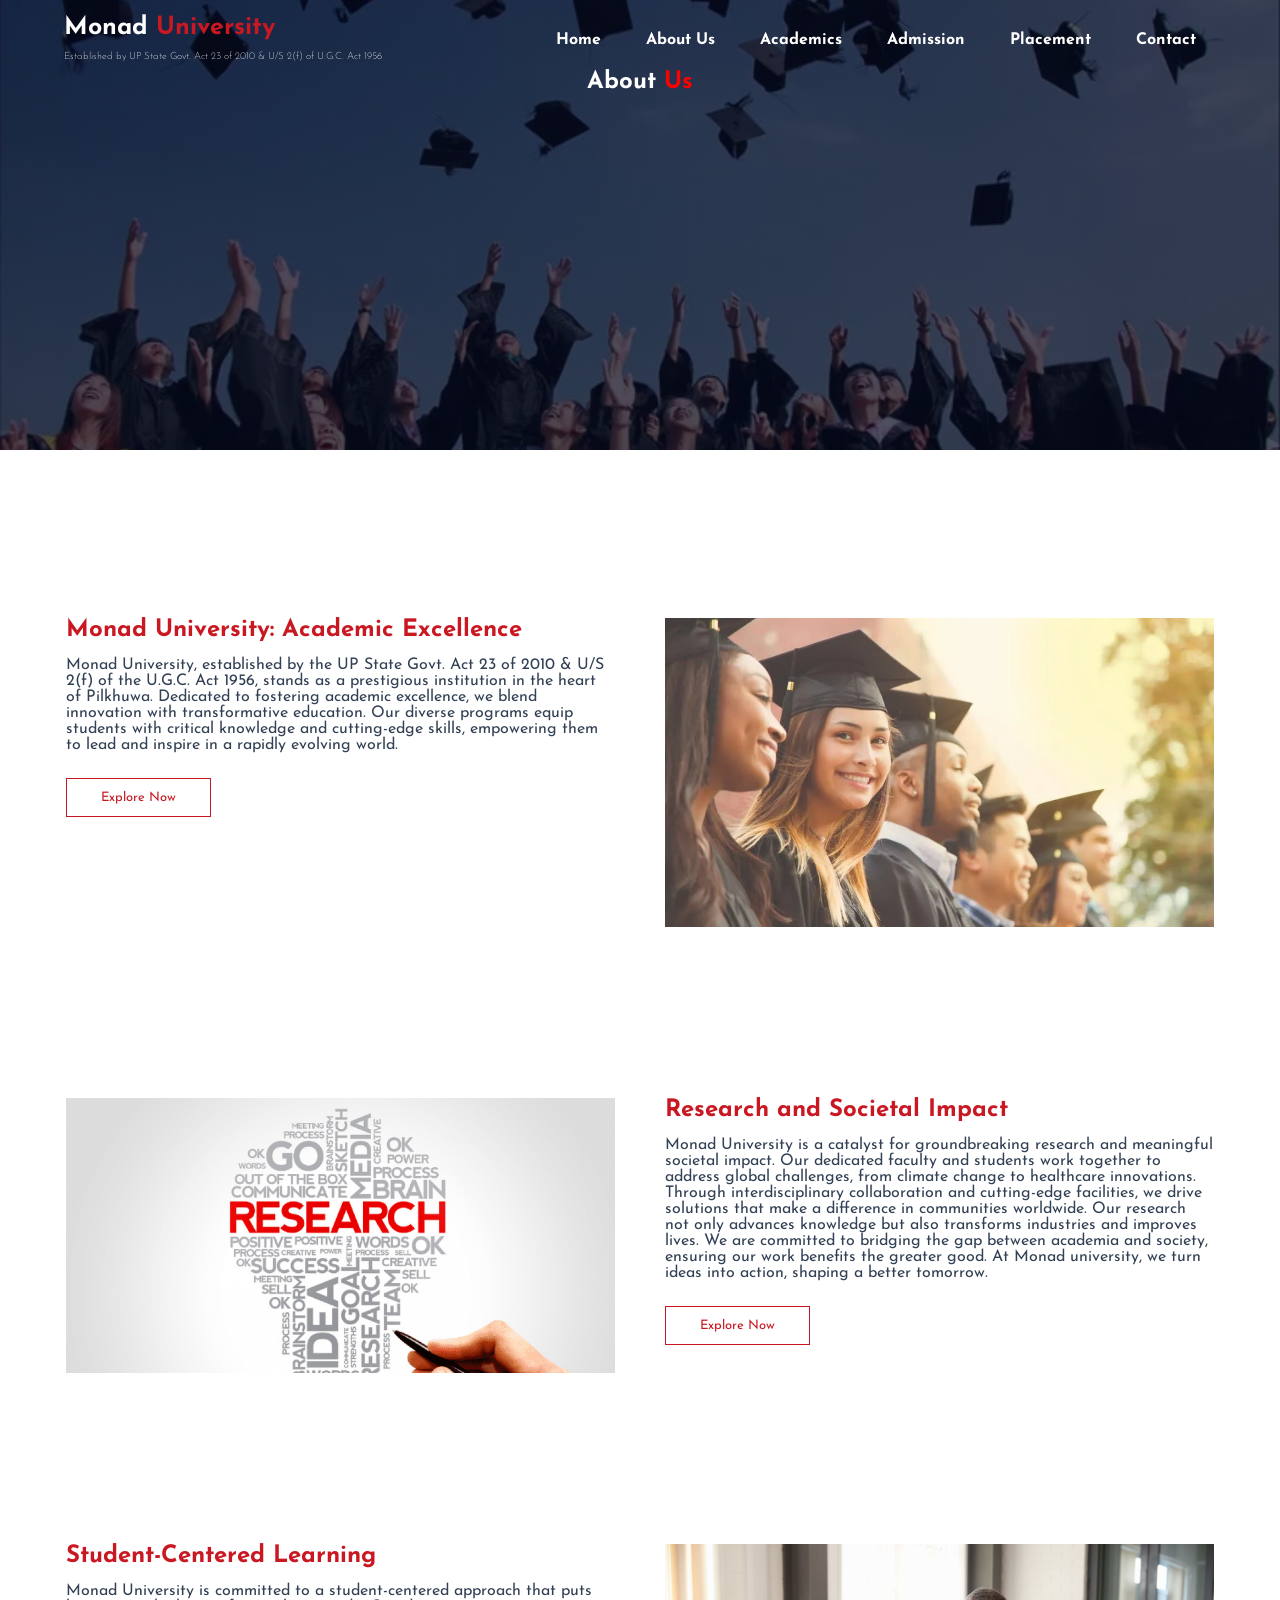
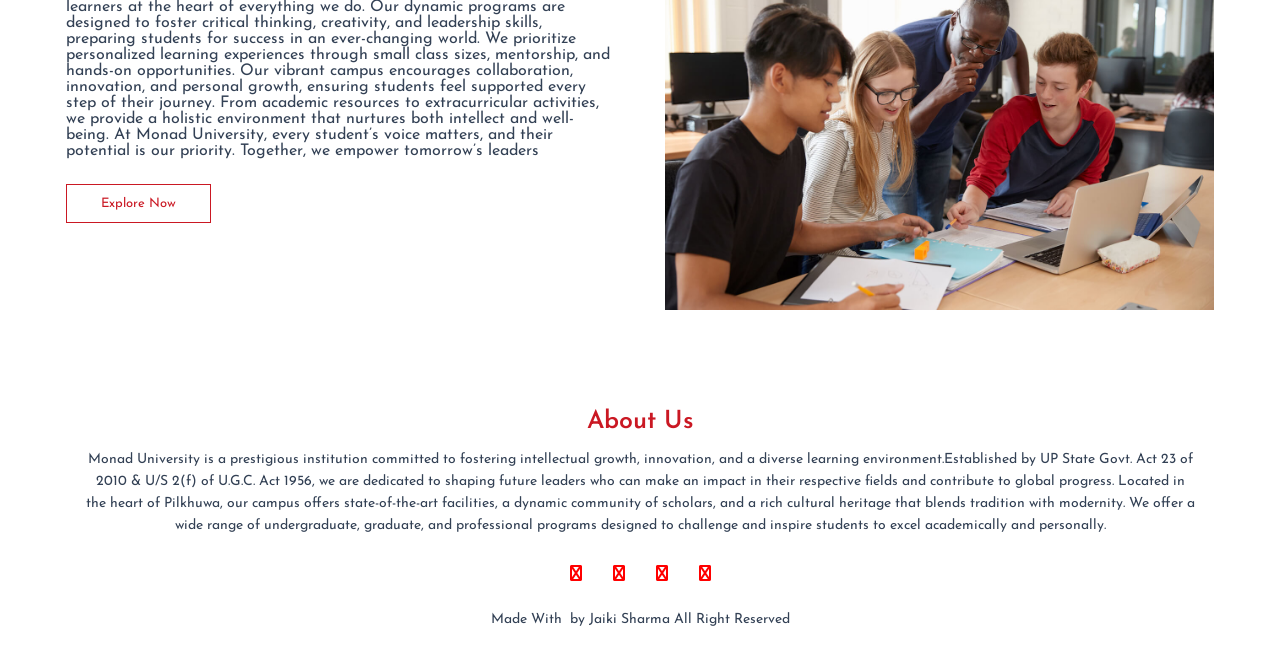
<file: about.html>
<!DOCTYPE html>
<html lang="en">
<head>
    <meta charset="UTF-8">
    <meta name="viewport" content="width=device-width, initial-scale=1.0">
    <title>Monad University</title>
     <link rel="shortcut icon" href="assets/monadfav.png" type="image/x-icon">
    <link href="https://fonts.googleapis.com/css2?family=Josefin+Sans:ital,wght@0,100..700;1,100..700&display=swap" rel="stylesheet">
    <link rel="stylesheet" href="style.css">
    <link rel="stylesheet" href="custom.css">
    <link href="https://unpkg.com/aos@2.3.1/dist/aos.css" rel="stylesheet">
    <link rel="stylesheet" href="https://stackpath.bootstrapcdn.com/font-awesome/4.7.0/css/font-awesome.min.css">
    <link
      rel="stylesheet"
      href="https://cdnjs.cloudflare.com/ajax/libs/font-awesome/6.5.0/css/all.min.css"
    />
</head>
<body>
    <section class="sub-header">
        <nav class="navigate">
            <h2 class="Logo">Monad <span>University</span><br><samp>Established by UP State Govt. Act 23 of 2010 & U/S 2(f) of U.G.C. Act 1956</samp></h2>
    <div><ul class="navlist" id="navlist">
        <li><a href="index.html">Home</a></li>   
        <li><a href="about.html">About Us</a></li>
        <li><a href="academics.html">Academics</a></li>
        <li><a href="admission.html">Admission</a></li>
        <li><a href="placement.html">Placement</a></li>
        <li><a href="contact.html">Contact</a></li>
    </ul>
    <div class="hamburger" id="hamburger">
                <div class="burger"></div>
                <div class="burger"></div>
                <div class="burger"></div>
            </div>
    </div>
</nav>
<h1 data-aos="fade-down">About <span> Us</span></h1>

</section>
<!-- ...........................about us............. -->
<section class="about-us">
    <div class="row">
            <div class="about-col" data-aos="fade-right">
                <h1>Monad University: Academic Excellence</h1>
                <p>Monad University, established by the UP State Govt. Act 23 of 2010 & U/S 2(f) of the U.G.C. Act 1956, stands as a prestigious institution in the heart of Pilkhuwa. Dedicated to fostering academic excellence, we blend innovation with transformative education. Our diverse programs equip students with critical knowledge and cutting-edge skills, empowering them to lead and inspire in a rapidly evolving world.</p>
                <a href="" class="hero-btn red-btn">Explore Now</a>

            </div>
            <div class="about-col" data-aos="fade-left">
                <img src="assets/aboutus.webp" alt="about pic">

            </div>
            
    </div>
</section>
<section class="about2">
    <div class="row">
        <div class="about-col2" data-aos="fade-right">
            <img src="assets/2rese.png" alt="about pic">

        </div>
        <div class="about-col2" data-aos="fade-left">
        <h1>Research and Societal Impact</h1>
        <p>Monad University is a catalyst for groundbreaking research and meaningful societal impact. Our dedicated faculty and students work together to address global challenges, from climate change to healthcare innovations. Through interdisciplinary collaboration and cutting-edge facilities, we drive solutions that make a difference in communities worldwide. Our research not only advances knowledge but also transforms industries and improves lives. We are committed to bridging the gap between academia and society, ensuring our work benefits the greater good. At Monad university, we turn ideas into action, shaping a better tomorrow.</p>
        <a href="" class="hero-btn red-btn">Explore Now</a>
        
            </div>
            
    </div>
</section>
<section class="aboutus3">
    <div class="row">
            <div class="about-col3" data-aos="fade-right">
                <h1>Student-Centered Learning</h1>
                <p>
                    Monad University is committed to a student-centered approach that puts learners at the heart of everything we do. Our dynamic programs are designed to foster critical thinking, creativity, and leadership skills, preparing students for success in an ever-changing world. We prioritize personalized learning experiences through small class sizes, mentorship, and hands-on opportunities. Our vibrant campus encourages collaboration, innovation, and personal growth, ensuring students feel supported every step of their journey. From academic resources to extracurricular activities, we provide a holistic environment that nurtures both intellect and well-being. At Monad University, every student’s voice matters, and their potential is our priority. Together, we empower tomorrow’s leaders</p>
                <a href="" class="hero-btn red-btn">Explore Now</a>

            </div>
            <div class="about-col3" data-aos="fade-left">
                <img src="assets/learning.jpg" alt="about pic">

            </div>
            
    </div>
</section>

<!-- ?\course -->

      <!--                         footer............. -->
     <section class="footer">
        <h4>About Us</h4>
        <p>Monad University is a prestigious institution committed to fostering intellectual growth, innovation, and a diverse learning environment.Established by UP State Govt. Act 23 of 2010 & U/S 2(f) of U.G.C. Act 1956, we are dedicated to shaping future leaders who can make an impact in their respective fields and contribute to global progress.

            Located in the heart of Pilkhuwa, our campus offers state-of-the-art facilities, a dynamic community of scholars, and a rich cultural heritage that blends tradition with modernity. We offer a wide range of undergraduate, graduate, and professional programs designed to challenge and inspire students to excel academically and personally.</p>
            <div class="icons">
                <i class="fa fa-facebook"></i>
                <i class="fa fa-twitter"></i>
                <i class="fa fa-instagram"></i>
                <i class="fa fa-linkedin"></i>

            </div>
            <p>Made With <i class="fa fa-heart-o"></i> by Jaiki Sharma All Right Reserved</p>
     </section>
     <script src="https://unpkg.com/aos@2.3.1/dist/aos.js"></script>
     <script src="app.js"></script>
</body>
</html>
</file>
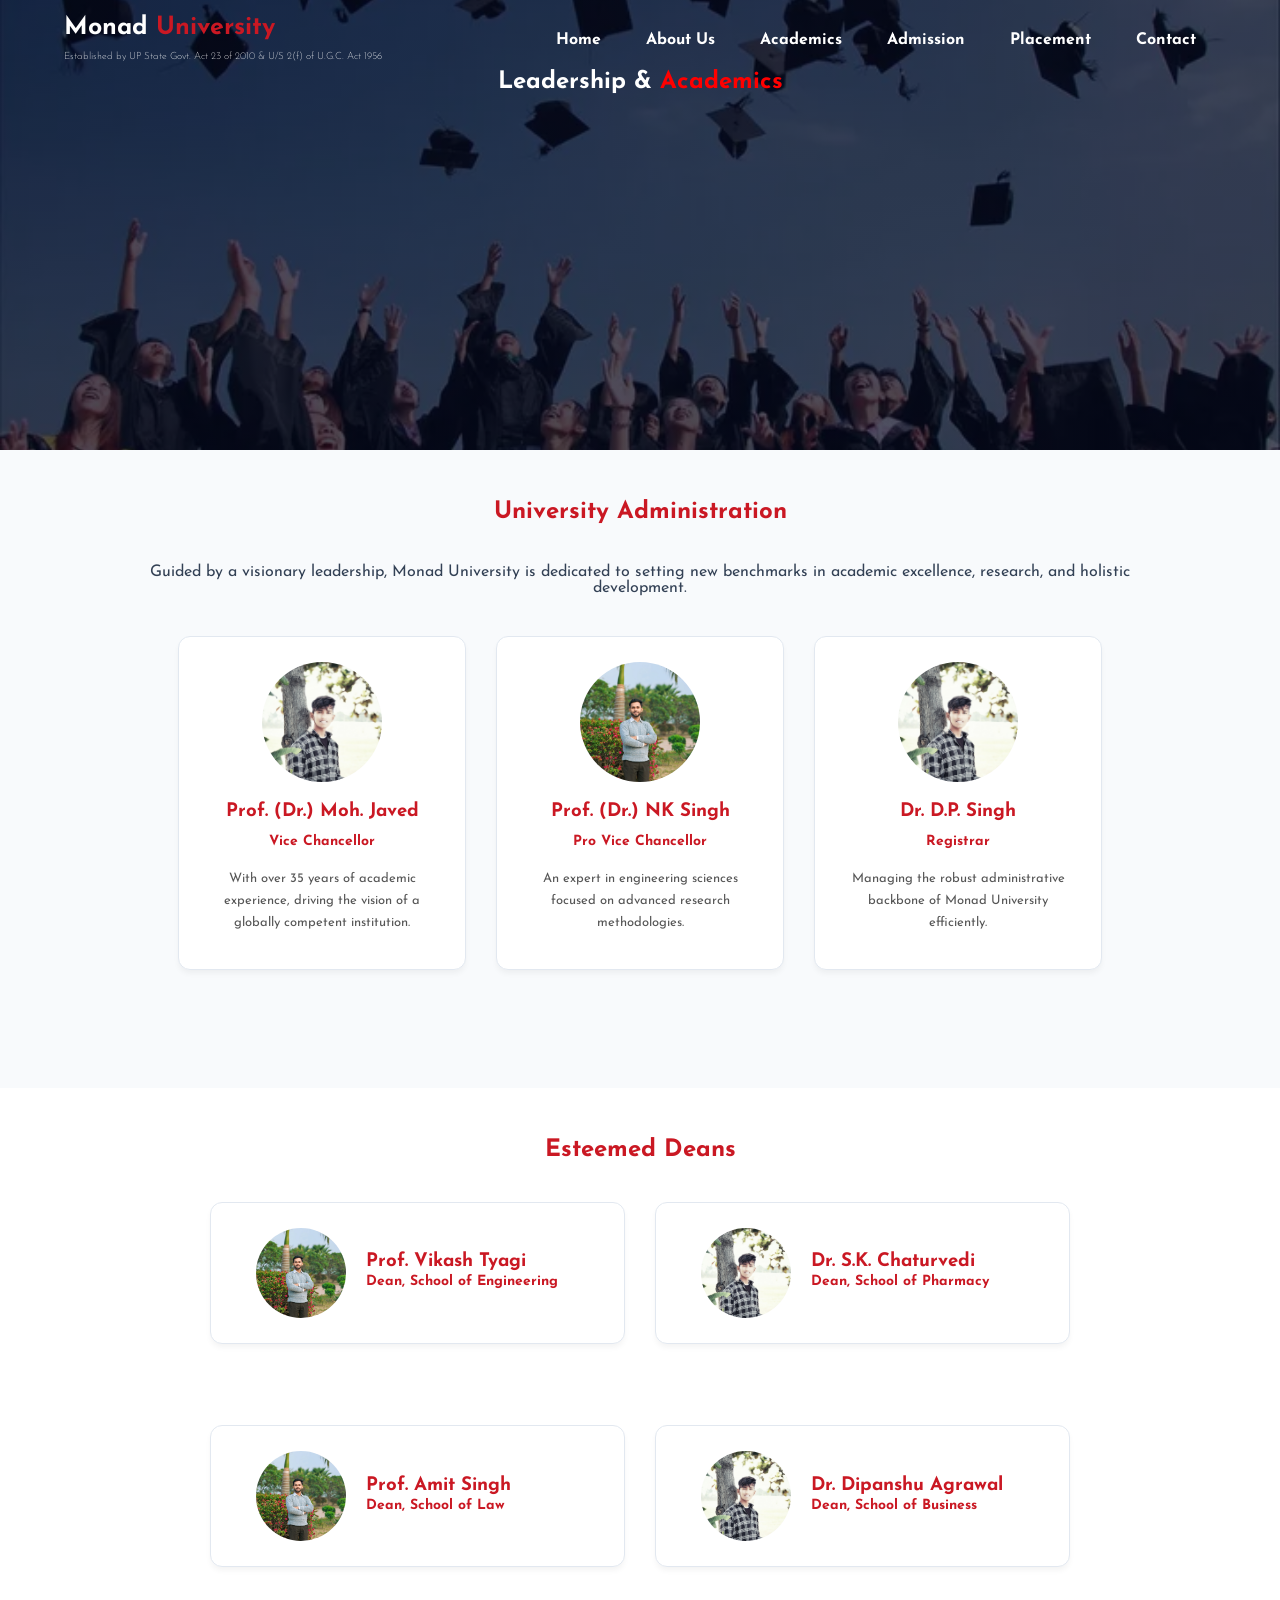
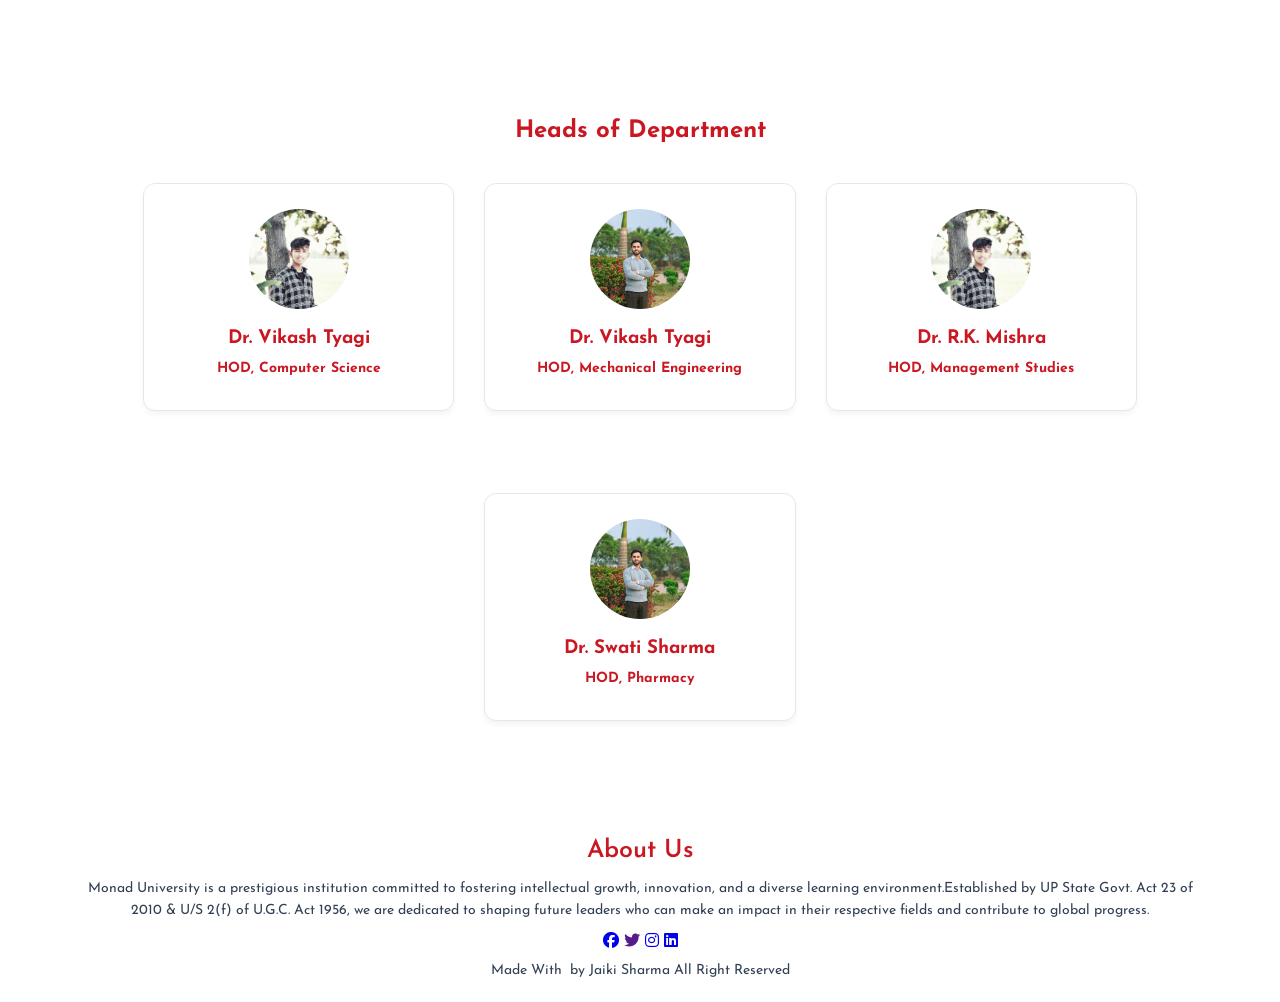
<file: academics.html>
<!DOCTYPE html>
<html lang="en">

<head>
    <meta charset="UTF-8">
    <meta name="viewport" content="width=device-width, initial-scale=1.0">
    <title>Academics - Monad University</title>
    <link rel="shortcut icon" href="assets/monadfav.png" type="image/x-icon">
    <link href="https://fonts.googleapis.com/css2?family=Josefin+Sans:ital,wght@0,100..700;1,100..700&display=swap"
        rel="stylesheet">
    <link rel="stylesheet" href="style.css">
    <link rel="stylesheet" href="custom.css">
    <link href="https://unpkg.com/aos@2.3.1/dist/aos.css" rel="stylesheet">
    <link rel="stylesheet" href="https://cdnjs.cloudflare.com/ajax/libs/font-awesome/6.5.0/css/all.min.css" />
</head>

<body>
    <section class="sub-header"
        style="background-image: linear-gradient(rgba(4,9,30,0.7),rgba(4,9,30,0.7)),url(assets/2degree.webp);">
        <nav class="navigate">
            <h2 class="Logo">Monad <span>University</span><br><samp>Established by UP State Govt. Act 23 of 2010 & U/S
                    2(f) of U.G.C. Act 1956</samp></h2>
            <div>
                <ul class="navlist" id="navlist">
                    <li><a href="index.html">Home</a></li>
                    <li><a href="about.html">About Us</a></li>
                    <li><a href="academics.html">Academics</a></li>
                    <li><a href="admission.html">Admission</a></li>
                    <li><a href="placement.html">Placement</a></li>
                    <li><a href="contact.html">Contact</a></li>
                </ul>
                <div class="hamburger" id="hamburger">
                    <div class="burger"></div>
                    <div class="burger"></div>
                    <div class="burger"></div>
                </div>
            </div>
        </nav>
        <h1 data-aos="fade-down">Leadership & <span>Academics</span></h1>
    </section>

    <!-- Leadership Section -->
    <section class="stories-section" style="padding-top: 50px;">
        <h1 data-aos="fade-up" style="color: var(--primary);">University Administration</h1>
        <p style="text-align: center; width: 80%; margin: 0 auto 40px;">Guided by a visionary leadership, Monad
            University is dedicated to setting new benchmarks in academic excellence, research, and holistic
            development.</p>

        <div class="row" style="width: 90%; margin: auto; justify-content: center; gap: 30px; flex-wrap: wrap;">

            <!-- Vice Chancellor -->
            <div class="testimonials-col" data-aos="zoom-in" data-aos-delay="100"
                style="flex-basis: 25%; text-align: center; flex-direction: column;">
                <img src="assets/jaiki.jpeg" alt="VC"
                    style="height: 120px; width: 120px; border-radius: 50%; margin: 0 auto 15px;">
                <h3 style="text-align: center; margin: 5px 0;">Prof. (Dr.) Moh. Javed</h3>
                <p style="text-align: center; padding: 5px; color: var(--primary);"><b>Vice Chancellor</b></p>
                <p style="text-align: center; font-size: 13px; color: #555;">With over 35 years of academic experience,
                    driving the vision of a globally competent institution.</p>
            </div>

            <!-- Pro Vice Chancellor -->
            <div class="testimonials-col" data-aos="zoom-in" data-aos-delay="200"
                style="flex-basis: 25%; text-align: center; flex-direction: column;">
                <img src="assets/mubarak.jpg" alt="Pro VC"
                    style="height: 120px; width: 120px; border-radius: 50%; margin: 0 auto 15px;">
                <h3 style="text-align: center; margin: 5px 0;">Prof. (Dr.) NK Singh</h3>
                <p style="text-align: center; padding: 5px; color: var(--primary);"><b>Pro Vice Chancellor</b></p>
                <p style="text-align: center; font-size: 13px; color: #555;">An expert in engineering sciences focused
                    on advanced research methodologies.</p>
            </div>

            <!-- Registrar -->
            <div class="testimonials-col" data-aos="zoom-in" data-aos-delay="300"
                style="flex-basis: 25%; text-align: center; flex-direction: column;">
                <img src="assets/jaiki.jpeg" alt="Registrar"
                    style="height: 120px; width: 120px; border-radius: 50%; margin: 0 auto 15px;">
                <h3 style="text-align: center; margin: 5px 0;">Dr. D.P. Singh</h3>
                <p style="text-align: center; padding: 5px; color: var(--primary);"><b>Registrar</b></p>
                <p style="text-align: center; font-size: 13px; color: #555;">Managing the robust administrative backbone
                    of Monad University efficiently.</p>
            </div>

        </div>
    </section>

    <!-- Deans & Faculty Section -->
    <section class="aboutus3" style="padding-top: 50px;">
        <h1 data-aos="fade-up" style="color: var(--primary); text-align: center; margin-bottom: 40px;">Esteemed Deans
        </h1>
        <div class="row" style="width: 90%; margin: auto; justify-content: center; gap: 30px; flex-wrap: wrap;">

            <div class="testimonials-col" data-aos="fade-up" data-aos-delay="100"
                style="flex-basis: 40%; align-items: center;">
                <img src="assets/mubarak.jpg" alt="Dean"
                    style="height: 90px; width: 90px; border-radius: 50%; margin: 0 20px;">
                <div>
                    <h3 style="margin-top: 0;">Prof. Vikash Tyagi</h3>
                    <p style="padding: 0; color: var(--primary);"><b>Dean, School of Engineering</b></p>
                </div>
            </div>

            <div class="testimonials-col" data-aos="fade-up" data-aos-delay="200"
                style="flex-basis: 40%; align-items: center;">
                <img src="assets/jaiki.jpeg" alt="Dean"
                    style="height: 90px; width: 90px; border-radius: 50%; margin: 0 20px;">
                <div>
                    <h3 style="margin-top: 0;">Dr. S.K. Chaturvedi</h3>
                    <p style="padding: 0; color: var(--primary);"><b>Dean, School of Pharmacy</b></p>
                </div>
            </div>

            <div class="testimonials-col" data-aos="fade-up" data-aos-delay="300"
                style="flex-basis: 40%; align-items: center;">
                <img src="assets/mubarak.jpg" alt="Dean"
                    style="height: 90px; width: 90px; border-radius: 50%; margin: 0 20px;">
                <div>
                    <h3 style="margin-top: 0;">Prof. Amit Singh</h3>
                    <p style="padding: 0; color: var(--primary);"><b>Dean, School of Law</b></p>
                </div>
            </div>

            <div class="testimonials-col" data-aos="fade-up" data-aos-delay="400"
                style="flex-basis: 40%; align-items: center;">
                <img src="assets/jaiki.jpeg" alt="Dean"
                    style="height: 90px; width: 90px; border-radius: 50%; margin: 0 20px;">
                <div>
                    <h3 style="margin-top: 0;">Dr. Dipanshu Agrawal</h3>
                    <p style="padding: 0; color: var(--primary);"><b>Dean, School of Business</b></p>
                </div>
            </div>

        </div>
    </section>

    <!-- Heads of Department Section -->
    <section class="aboutus3" style="padding-top: 50px; padding-bottom: 50px;">
        <h1 data-aos="fade-up" style="color: var(--primary); text-align: center; margin-bottom: 40px;">Heads of
            Department</h1>
        <div class="row" style="width: 90%; margin: auto; justify-content: center; gap: 30px; flex-wrap: wrap;">

            <div class="testimonials-col" data-aos="zoom-in" data-aos-delay="100"
                style="flex-basis: 30%; text-align: center; flex-direction: column;">
                <img src="assets/jaiki.jpeg" alt="HOD"
                    style="height: 100px; width: 100px; border-radius: 50%; margin: 0 auto 15px;">
                <h3 style="text-align: center; margin: 5px 0;">Dr. Vikash Tyagi</h3>
                <p style="text-align: center; padding: 5px; color: var(--primary);"><b>HOD, Computer Science</b></p>
            </div>

            <div class="testimonials-col" data-aos="zoom-in" data-aos-delay="200"
                style="flex-basis: 30%; text-align: center; flex-direction: column;">
                <img src="assets/mubarak.jpg" alt="HOD"
                    style="height: 100px; width: 100px; border-radius: 50%; margin: 0 auto 15px;">
                <h3 style="text-align: center; margin: 5px 0;">Dr. Vikash Tyagi</h3>
                <p style="text-align: center; padding: 5px; color: var(--primary);"><b>HOD, Mechanical Engineering</b>
                </p>
            </div>

            <div class="testimonials-col" data-aos="zoom-in" data-aos-delay="300"
                style="flex-basis: 30%; text-align: center; flex-direction: column;">
                <img src="assets/jaiki.jpeg" alt="HOD"
                    style="height: 100px; width: 100px; border-radius: 50%; margin: 0 auto 15px;">
                <h3 style="text-align: center; margin: 5px 0;">Dr. R.K. Mishra</h3>
                <p style="text-align: center; padding: 5px; color: var(--primary);"><b>HOD, Management Studies</b></p>
            </div>

            <div class="testimonials-col" data-aos="zoom-in" data-aos-delay="400"
                style="flex-basis: 30%; text-align: center; flex-direction: column;">
                <img src="assets/mubarak.jpg" alt="HOD"
                    style="height: 100px; width: 100px; border-radius: 50%; margin: 0 auto 15px;">
                <h3 style="text-align: center; margin: 5px 0;">Dr. Swati Sharma</h3>
                <p style="text-align: center; padding: 5px; color: var(--primary);"><b>HOD, Pharmacy</b></p>
            </div>

        </div>
    </section>

    <!-- footer -->
    <section class="footer" data-aos="fade-up">
        <h4>About Us</h4>
        <p>Monad University is a prestigious institution committed to fostering intellectual growth, innovation, and a
            diverse learning environment.Established by UP State Govt. Act 23 of 2010 & U/S 2(f) of U.G.C. Act 1956, we
            are dedicated to shaping future leaders who can make an impact in their respective fields and contribute to
            global progress.</p>
        <div class="icons">
            <a href="https://www.facebook.com/universityMonad"><i class="fa-brands fa-facebook"></i></a>
            <a href=""><i class="fa-brands fa-twitter"></i></a>
            <a href="https://www.instagram.com/Monaduniversity/"><i class="fa-brands fa-instagram"></i></a>
            <a href="https://www.linkedin.com/in/Monaduniversity/"><i class="fa-brands fa-linkedin"></i></a>
        </div>
        <p>Made With <i class="fa fa-heart-o"></i> by Jaiki Sharma All Right Reserved</p>
    </section>

    <script src="https://unpkg.com/aos@2.3.1/dist/aos.js"></script>
    <script src="app.js"></script>
</body>

</html>
</file>
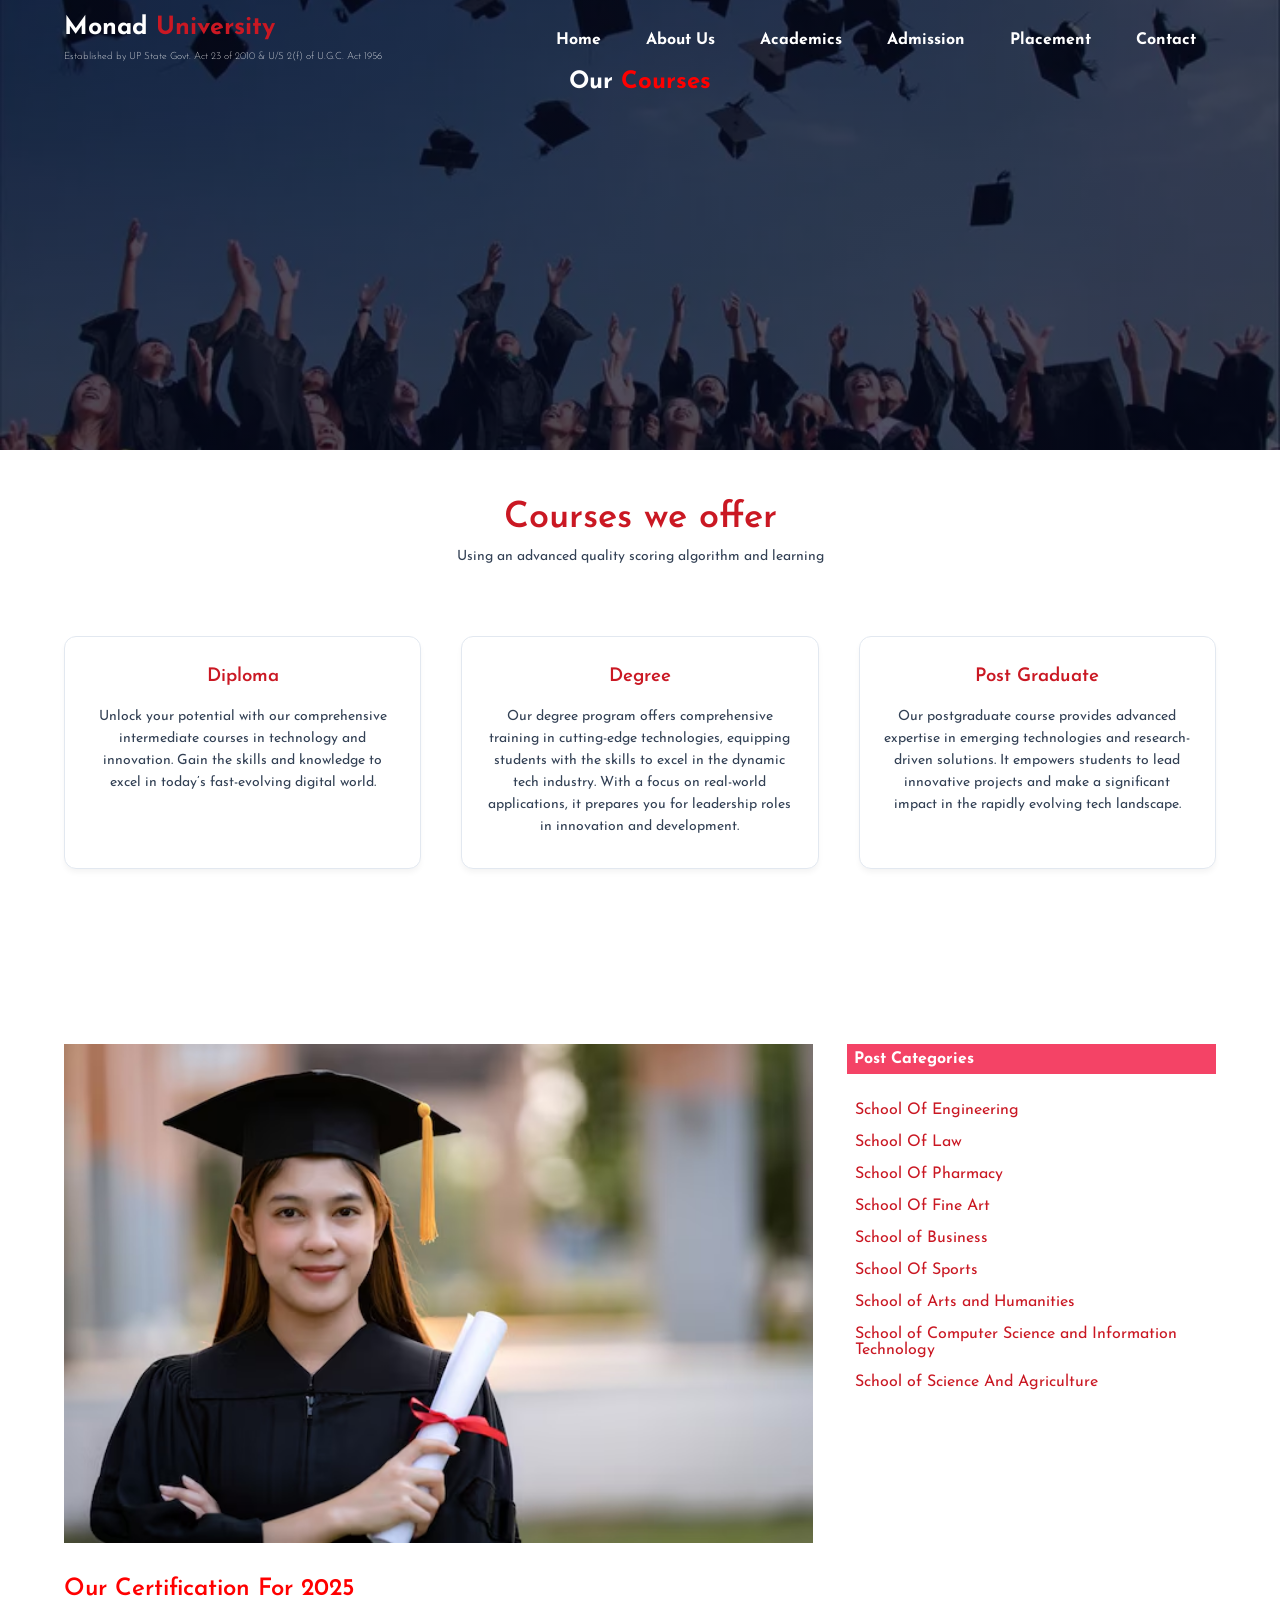
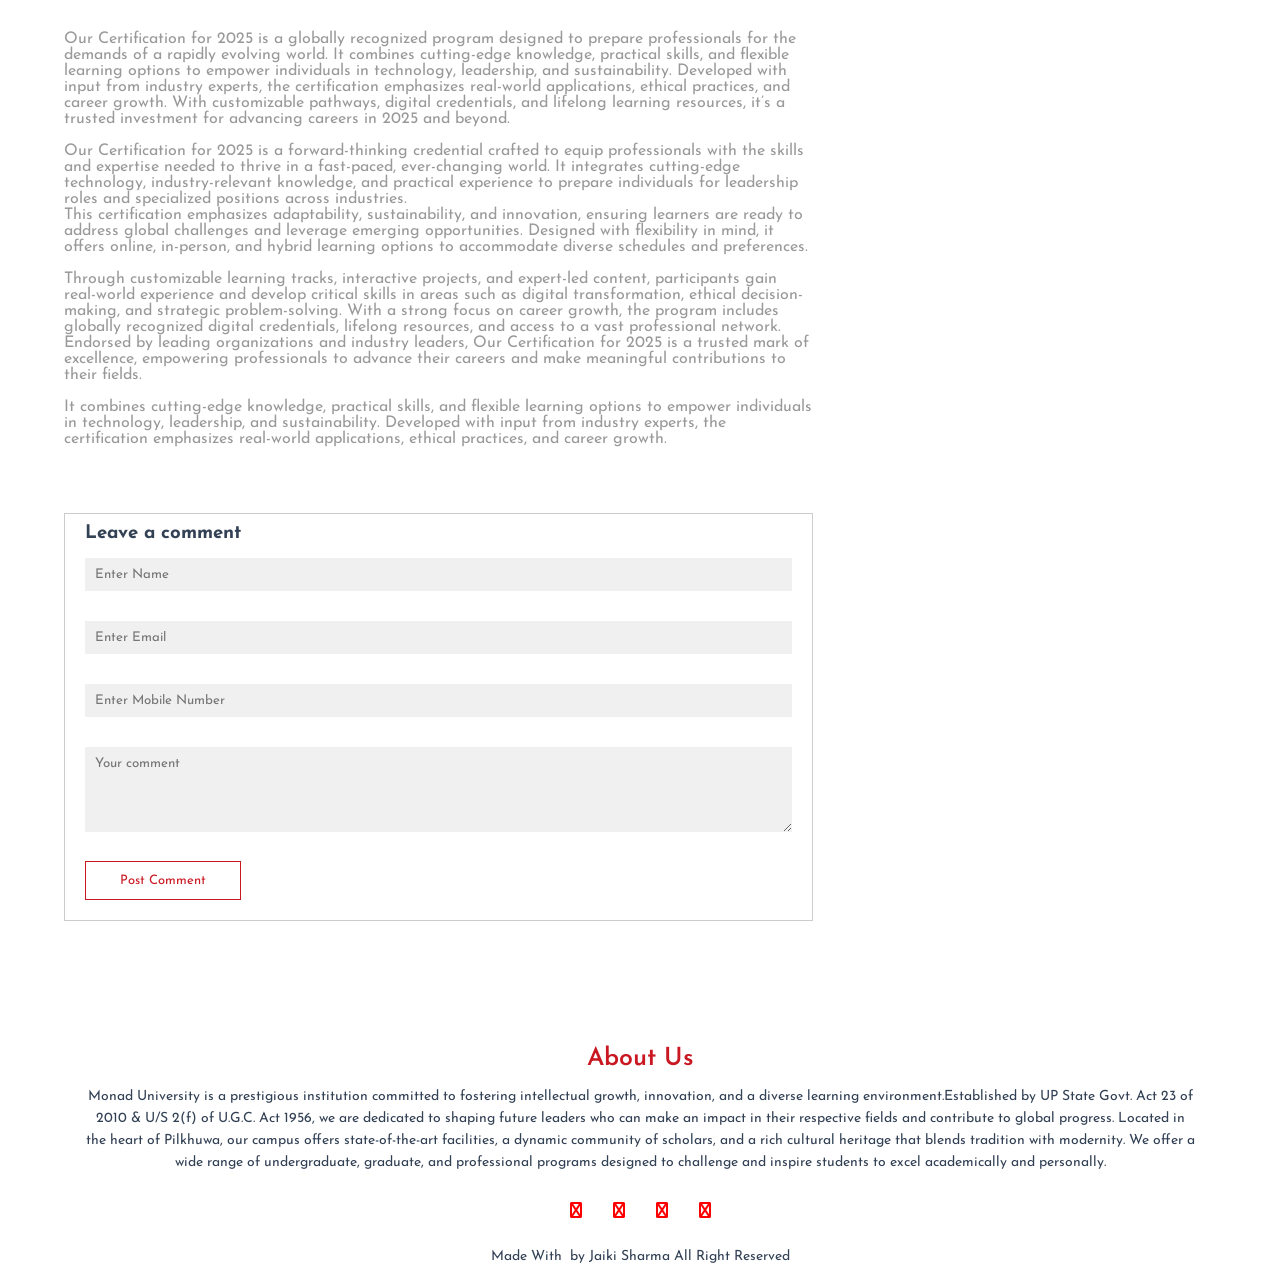
<file: admission.html>
<!DOCTYPE html>
<html lang="en">
<head>
    <meta charset="UTF-8">
    <meta name="viewport" content="width=device-width, initial-scale=1.0">
    <title>Monad University</title>
     <link rel="shortcut icon" href="assets/monadfav.png" type="image/x-icon">
    <link href="https://fonts.googleapis.com/css2?family=Josefin+Sans:ital,wght@0,100..700;1,100..700&display=swap" rel="stylesheet">
    <link rel="stylesheet" href="style.css">
    <link rel="stylesheet" href="custom.css">
    <link href="https://unpkg.com/aos@2.3.1/dist/aos.css" rel="stylesheet">
    <link rel="stylesheet" href="https://stackpath.bootstrapcdn.com/font-awesome/4.7.0/css/font-awesome.min.css">
  <link
      rel="stylesheet"
      href="https://cdnjs.cloudflare.com/ajax/libs/font-awesome/6.5.0/css/all.min.css"
    />
</head>
<body>
    <section class="sub-header">
        <nav class="navigate">
            <h2 class="Logo">Monad <span>University</span><br><samp>Established by UP State Govt. Act 23 of 2010 & U/S 2(f) of U.G.C. Act 1956</samp></h2>
    <div><ul class="navlist">
        <li><a href="index.html">Home</a></li>   
        <li><a href="about.html">About Us</a></li>
        <li><a href="academics.html">Academics</a></li>
        <li><a href="admission.html">Admission</a></li>
        <li><a href="placement.html">Placement</a></li>
        <li><a href="contact.html">Contact</a></li>
    </ul>
    <div class="hamburger" id="hamburger">
                <div class="burger"></div>
                <div class="burger"></div>
                <div class="burger"></div>
            </div>
    </div>
</nav>
<h1 data-aos="fade-down">Our<span> Courses</span></h1>

</section>
<!-- ...........................courses............. -->
<section class="course" data-aos="fade-up">
    <h1>Courses we offer</h1>
    <p>Using an advanced quality scoring algorithm and learning</p>

    <div class="row">
        <div class="courseoffer" data-aos="zoom-in" data-aos-delay="100">
                <h3>Diploma</h3>
                <p>Unlock your potential with our comprehensive intermediate courses in technology and innovation. Gain the skills and knowledge to excel in today’s fast-evolving digital world.</p>
        </div>
        <div class="courseoffer" data-aos="zoom-in" data-aos-delay="200">
                <h3>Degree</h3>
                <p>Our degree program offers comprehensive training in cutting-edge technologies, equipping students with the skills to excel in the dynamic tech industry. With a focus on real-world applications, it prepares you for leadership roles in innovation and development.</p>
        </div>
        <div class="courseoffer" data-aos="zoom-in" data-aos-delay="300">
                <h3>Post Graduate</h3>
                <p>Our postgraduate course provides advanced expertise in emerging technologies and research-driven solutions. It empowers students to lead innovative projects and make a significant impact in the rapidly evolving tech landscape.</p>
        </div>

    </div>
</section>
<section class="blog" data-aos="fade-up">
    <div class="row">
        <div class="blog-left" data-aos="fade-right">
                <img src="assets/certificate.avif">
                <h2>Our Certification For 2025</h2>
                <p>Our Certification for 2025 is a globally recognized program designed to prepare professionals for the demands of a rapidly evolving world. It combines cutting-edge knowledge, practical skills, and flexible learning options to empower individuals in technology, leadership, and sustainability. Developed with input from industry experts, the certification emphasizes real-world applications, ethical practices, and career growth. With customizable pathways, digital credentials, and lifelong learning resources, it’s a trusted investment for advancing careers in 2025 and beyond.</p><br>
                <p>Our Certification for 2025 is a forward-thinking credential crafted to equip professionals with the skills and expertise needed to thrive in a fast-paced, ever-changing world. It integrates cutting-edge technology, industry-relevant knowledge, and practical experience to prepare individuals for leadership roles and specialized positions across industries.<br>

                This certification emphasizes adaptability, sustainability, and innovation, ensuring learners are ready to address global challenges and leverage emerging opportunities. Designed with flexibility in mind, it offers online, in-person, and hybrid learning options to accommodate diverse schedules and preferences.</p><br>
                <p>Through customizable learning tracks, interactive projects, and expert-led content, participants gain real-world experience and develop critical skills in areas such as digital transformation, ethical decision-making, and strategic problem-solving. With a strong focus on career growth, the program includes globally recognized digital credentials, lifelong resources, and access to a vast professional network.<br>

                Endorsed by leading organizations and industry leaders, Our Certification for 2025 is a trusted mark of excellence, empowering professionals to advance their careers and make meaningful contributions to their fields.</p><br>
                <p> It combines cutting-edge knowledge, practical skills, and flexible learning options to empower individuals in technology, leadership, and sustainability. Developed with input from industry experts, the certification emphasizes real-world applications, ethical practices, and career growth.</p><br>
                <div class="comment-box">
                    <h3>Leave a comment</h3>
                    <form action="/post" method="post" class="comment-form">
                        <input type="text" placeholder="Enter Name">
                        <input type="email" placeholder="Enter Email">
                        <input type="number" placeholder="Enter Mobile Number">
                        <textarea rows="5" placeholder="Your comment"></textarea>
                        <button type="submit" class="hero-btn red-btn">Post Comment</button>
                    </form>

                </div>
                </div>
                
            <div class="blog-right" data-aos="fade-left">
                <h3>Post Categories</h3>
                <div>
                    <span>School Of Engineering</span>
                    <span></span>
                </div>
                <div>
                    <span>School Of Law</span>
                    <span></span>
                </div>
                <div>
                    <span>School Of Pharmacy</span>
                    <span></span>
                </div>
                <div>
                    <span>School Of Fine Art</span>
                    <span></span>
                </div>
                <div>
                    <span>School of Business</span>
                    <span></span>
                </div>
                <div>
                    <span>School Of Sports</span>
                    <span></span>
                </div>
                <div>
                    <span>School of Arts and Humanities </span>
                    <span></span>
                </div>
                <div>
                    <span>School of Computer Science and Information Technology </span>
                    <span></span>
                </div>
                <div>
                    <span>School of Science And Agriculture </span>
                    <span></span>
                </div>

         </div>

        </div>
    </div>

</section>


<!-- ?\course -->

      <!--                         footer............. -->
     <section class="footer">
        <h4>About Us</h4>
        <p>Monad University is a prestigious institution committed to fostering intellectual growth, innovation, and a diverse learning environment.Established by UP State Govt. Act 23 of 2010 & U/S 2(f) of U.G.C. Act 1956, we are dedicated to shaping future leaders who can make an impact in their respective fields and contribute to global progress.

            Located in the heart of Pilkhuwa, our campus offers state-of-the-art facilities, a dynamic community of scholars, and a rich cultural heritage that blends tradition with modernity. We offer a wide range of undergraduate, graduate, and professional programs designed to challenge and inspire students to excel academically and personally.</p>
            <div class="icons">
                <i class="fa fa-facebook"></i>
                <i class="fa fa-twitter"></i>
                <i class="fa fa-instagram"></i>
                <i class="fa fa-linkedin"></i>

            </div>
            <p>Made With <i class="fa fa-heart-o"></i> by Jaiki Sharma All Right Reserved</p>
     </section>


     <script src="https://unpkg.com/aos@2.3.1/dist/aos.js"></script>
     <script src="app.js"></script>
</body>
</html>
</file>
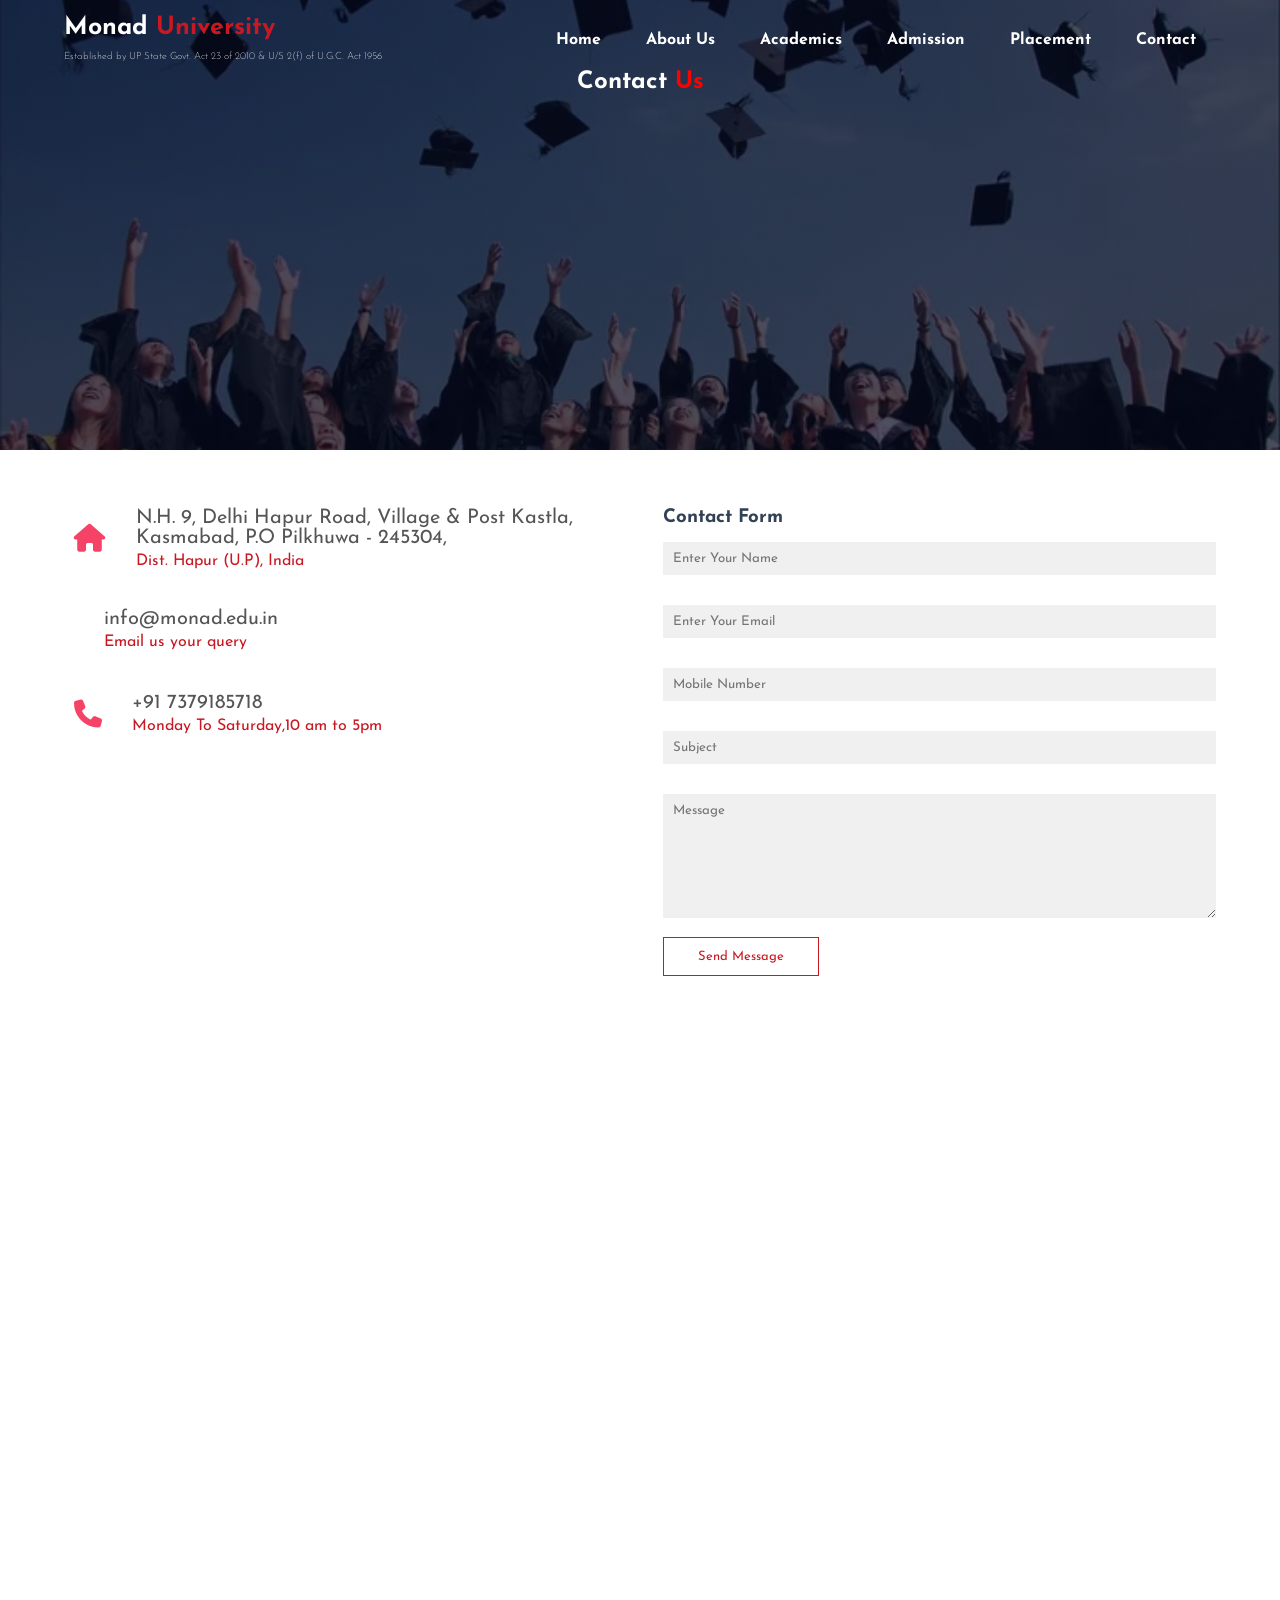
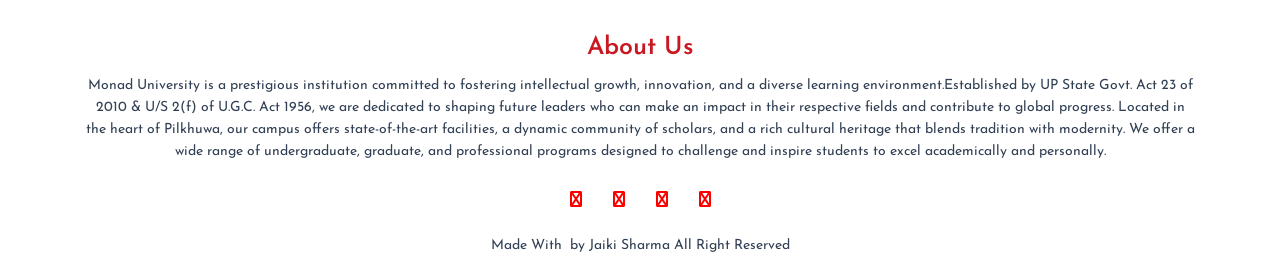
<file: contact.html>
<!DOCTYPE html>
<html lang="en">
<head>
    <meta charset="UTF-8">
    <meta name="viewport" content="width=device-width, initial-scale=1.0">
    <title>Monad University</title>
     <link rel="shortcut icon" href="assets/monadfav.png" type="image/x-icon">
    <link href="https://fonts.googleapis.com/css2?family=Josefin+Sans:ital,wght@0,100..700;1,100..700&display=swap" rel="stylesheet">
    <link rel="stylesheet" href="style.css">
    <link rel="stylesheet" href="custom.css">
    <link href="https://unpkg.com/aos@2.3.1/dist/aos.css" rel="stylesheet">
    <link rel="stylesheet" href="https://stackpath.bootstrapcdn.com/font-awesome/4.7.0/css/font-awesome.min.css">
  <link
      rel="stylesheet"
      href="https://cdnjs.cloudflare.com/ajax/libs/font-awesome/6.5.0/css/all.min.css"
    />
</head>
<body>
    <section class="sub-header">
        <nav class="navigate">
            <h2 class="Logo">Monad <span>University</span><br><samp>Established by UP State Govt. Act 23 of 2010 & U/S 2(f) of U.G.C. Act 1956</samp></h2>
    <div><ul class="navlist">
        <li><a href="index.html">Home</a></li>   
        <li><a href="about.html">About Us</a></li>
        <li><a href="academics.html">Academics</a></li>
        <li><a href="admission.html">Admission</a></li>
        <li><a href="placement.html">Placement</a></li>
        <li><a href="contact.html">Contact</a></li>
    </ul>
    <div class="hamburger" id="hamburger">
                <div class="burger"></div>
                <div class="burger"></div>
                <div class="burger"></div>
            </div>
    </div>
</nav>
<h1 data-aos="fade-down">Contact <span> Us</span></h1>

</section>
<!-- ...........................about us............. -->
<section class="contact-us" data-aos="fade-up">
    <div class="row">
        <div class="contact-col" data-aos="fade-right">
            <div>
                <i class="fa fa-home"></i>
                <span>
                    <h5>
                        N.H. 9, Delhi Hapur Road,
                        Village & Post Kastla, Kasmabad,
                        P.O Pilkhuwa - 245304,
                        
                    </h5>
                    <p>  Dist. Hapur (U.P), India</p>
                </span>
            </div>
            <div>
                <i class="fa fa-envelope-o"></i>
                <span>
                    <h5>
                        info@monad.edu.in
                    </h5>
                    <p> Email us your query</p>
                </span>
            </div>
            <div>
                <i class="fa fa-phone"></i>
                <span>
                    <h5>
                        +91 7379185718
                    </h5>
                    <p> Monday To Saturday,10 am to 5pm</p>
                </span>
            </div>
        </div>
        
        
        <div class="contact-col" data-aos="fade-left">
            <h3>Contact Form</h3>
            <form action="/post" method="post">
                <input type="text" name="Name" placeholder="Enter Your Name" required>
                <input type="text" name="Email" placeholder="Enter Your Email" required>
                <input type="text" name="Number" placeholder="Mobile Number" required>
                <input type="text" name="Subject" placeholder="Subject" required>
                
                <textarea rows="8" name="message" placeholder="Message"></textarea>
                <button type="submit" class="hero-btn red-btn" onclick="alert('Message Sent !')">Send Message</button>
            </form>
        </div>
        
        
        
    </section>
    <section class="location" data-aos="zoom-in">
        <iframe src="https://www.google.com/maps/embed?pb=!1m18!1m12!1m3!1d3856.062460789832!2d77.69677543834382!3d28.720067841416256!2m3!1f0!2f0!3f0!3m2!1i1024!2i768!4f13.1!3m3!1m2!1s0x390c8efc453085e7%3A0x64998a6bedfa4aa5!2sMonad%20University!5e0!3m2!1sen!2sin!4v1737454741791!5m2!1sen!2sin" width="600" height="450" style="border:0;" allowfullscreen="" loading="lazy" referrerpolicy="no-referrer-when-downgrade"></iframe>
       
    </section>
    
      <!--                         footer............. -->
     <section class="footer">
        <h4>About Us</h4>
        <p>Monad University is a prestigious institution committed to fostering intellectual growth, innovation, and a diverse learning environment.Established by UP State Govt. Act 23 of 2010 & U/S 2(f) of U.G.C. Act 1956, we are dedicated to shaping future leaders who can make an impact in their respective fields and contribute to global progress.

            Located in the heart of Pilkhuwa, our campus offers state-of-the-art facilities, a dynamic community of scholars, and a rich cultural heritage that blends tradition with modernity. We offer a wide range of undergraduate, graduate, and professional programs designed to challenge and inspire students to excel academically and personally.</p>
            <div class="icons">
                <i class="fa fa-facebook"></i>
                <i class="fa fa-twitter"></i>
                <i class="fa fa-instagram"></i>
                <i class="fa fa-linkedin"></i>

            </div>
            <p>Made With <i class="fa fa-heart-o"></i> by Jaiki Sharma All Right Reserved</p>
     </section>
     <script src="https://unpkg.com/aos@2.3.1/dist/aos.js"></script>
     <script src="app.js"></script>
</body>
</html>
</file>
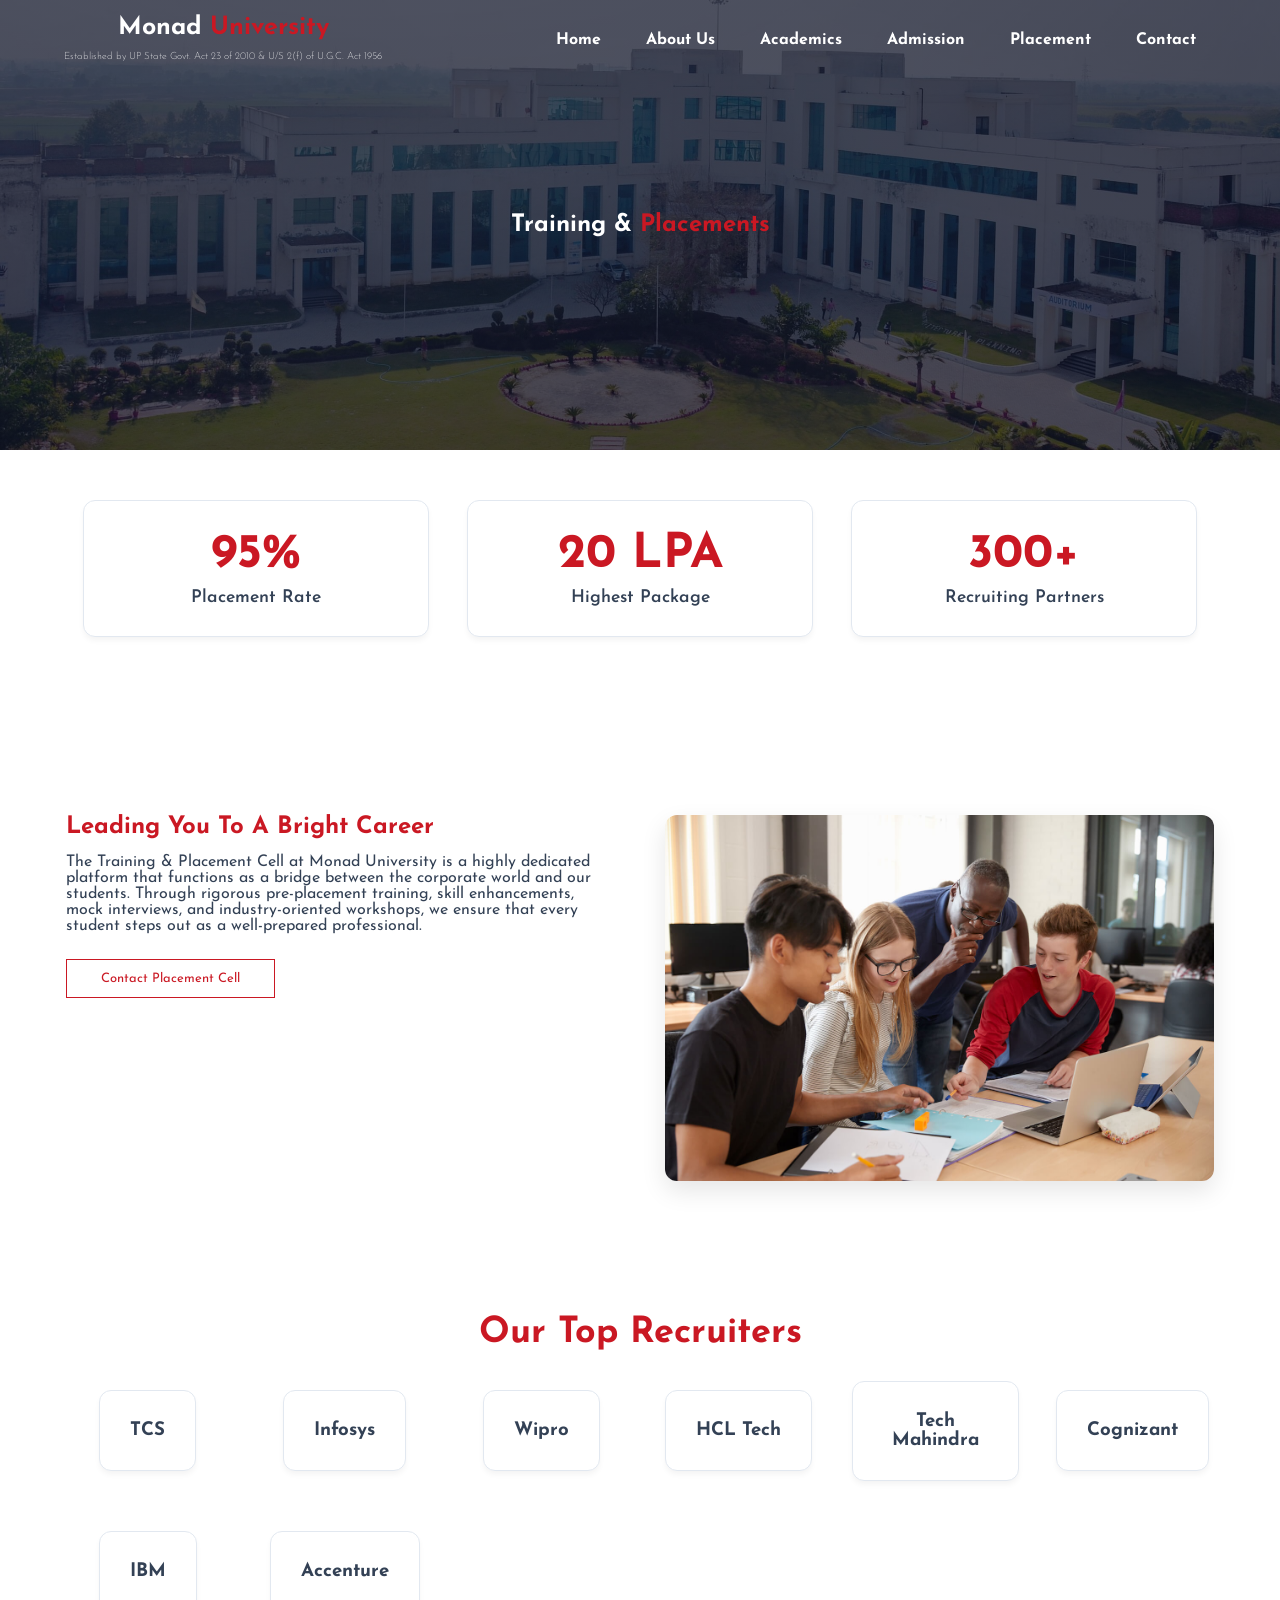
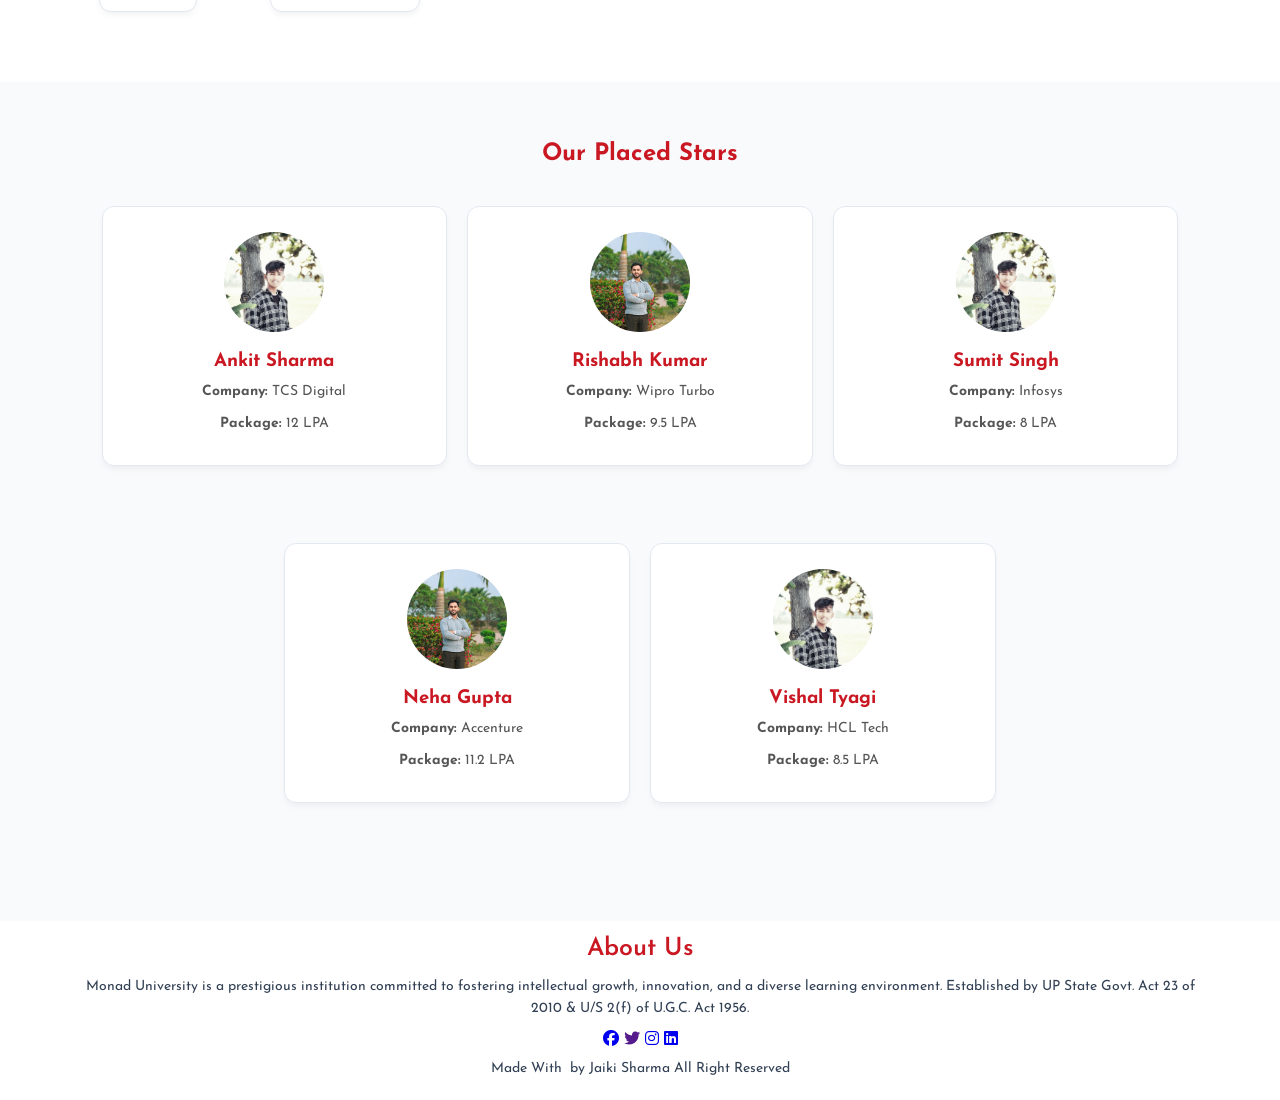
<file: placement.html>
<!DOCTYPE html>
<html lang="en">
<head>
    <meta charset="UTF-8">
    <meta name="viewport" content="width=device-width, initial-scale=1.0">
    <title>Placements - Monad University</title>
    <link rel="shortcut icon" href="assets/monadfav.png" type="image/x-icon">
    <link href="https://fonts.googleapis.com/css2?family=Josefin+Sans:ital,wght@0,100..700;1,100..700&display=swap" rel="stylesheet">
    <link rel="stylesheet" href="style.css">
    <link rel="stylesheet" href="custom.css">
    <link rel="stylesheet" href="https://cdnjs.cloudflare.com/ajax/libs/font-awesome/6.5.0/css/all.min.css"/>
    <link href="https://unpkg.com/aos@2.3.1/dist/aos.css" rel="stylesheet">
</head>
<body>
    <section class="placement-hero" style="background-image: linear-gradient(rgba(4,9,30,0.7),rgba(4,9,30,0.7)),url(assets/monadall.jpg);">
        <nav class="navigate">
            <h2 class="Logo">Monad <span>University</span><br><samp>Established by UP State Govt. Act 23 of 2010 & U/S 2(f) of U.G.C. Act 1956</samp></h2>
            <div>
                <ul class="navlist" id="navlist">
                    <li><a href="index.html">Home</a></li>   
                    <li><a href="about.html">About Us</a></li>
                    <li><a href="academics.html">Academics</a></li>
                    <li><a href="admission.html">Admission</a></li>
                    <li><a href="placement.html">Placement</a></li>
                    <li><a href="contact.html">Contact</a></li>
                </ul>
                <div class="hamburger" id="hamburger">
                    <div class="burger"></div>
                    <div class="burger"></div>
                    <div class="burger"></div>
                </div>
            </div>
        </nav>
        <h1 data-aos="fade-up">Training & <span>Placements</span></h1>
    </section>

    <!-- Placement Stats -->
    <section class="stats-container">
        <div class="stat-box" data-aos="zoom-in" data-aos-delay="100">
            <h2>95%</h2>
            <p>Placement Rate</p>
        </div>
        <div class="stat-box" data-aos="zoom-in" data-aos-delay="200">
            <h2>20 LPA</h2>
            <p>Highest Package</p>
        </div>
        <div class="stat-box" data-aos="zoom-in" data-aos-delay="300">
            <h2>300+</h2>
            <p>Recruiting Partners</p>
        </div>
    </section>

    <!-- About Placements -->
    <section class="about-us" style="padding-top: 20px;">
        <div class="row">
            <div class="about-col" data-aos="fade-right">
                <h1>Leading You To A Bright Career</h1>
                <p>The Training & Placement Cell at Monad University is a highly dedicated platform that functions as a bridge between the corporate world and our students. Through rigorous pre-placement training, skill enhancements, mock interviews, and industry-oriented workshops, we ensure that every student steps out as a well-prepared professional.</p>
                <a href="contact.html" class="hero-btn red-btn">Contact Placement Cell</a>
            </div>
            <div class="about-col" data-aos="fade-left">
                <img src="assets/learning.jpg" alt="placement pic" style="border-radius: 12px; box-shadow: 0 10px 25px rgba(0,0,0,0.1);">
            </div>
        </div>
    </section>

    <!-- Top Recruiters -->
    <section class="recruiters-section" data-aos="fade-up">
        <h1>Our Top Recruiters</h1>
        <div class="recruiters-grid">
            <!-- Simulated Logos using text for demonstration, typical for generic setups without actual logo assets -->
            <div class="stat-box"><h3>TCS</h3></div>
            <div class="stat-box"><h3>Infosys</h3></div>
            <div class="stat-box"><h3>Wipro</h3></div>
            <div class="stat-box"><h3>HCL Tech</h3></div>
            <div class="stat-box"><h3>Tech Mahindra</h3></div>
            <div class="stat-box"><h3>Cognizant</h3></div>
            <div class="stat-box"><h3>IBM</h3></div>
            <div class="stat-box"><h3>Accenture</h3></div>
        </div>
    </section>

    <!-- Placement Success Stories -->
    <section class="stories-section">
        <h1 data-aos="fade-down" style="color: var(--primary);">Our Placed Stars</h1>
        <div class="row" style="width: 90%; margin: auto; justify-content: center; gap: 20px; flex-wrap: wrap;">
            
            <div class="testimonials-col" data-aos="zoom-in" data-aos-delay="100" style="flex-basis: 30%; text-align: center; flex-direction: column;">
                <img src="assets/jaiki.jpeg" alt="student" style="height: 100px; width: 100px; border-radius: 50%; margin: 0 auto 15px;">
                <h3 style="text-align: center; margin: 5px 0;">Ankit Sharma</h3>
                <p style="text-align: center; padding: 5px; color: #555;"><b>Company:</b> TCS Digital</p>
                <p style="text-align: center; padding: 5px; color: #555;"><b>Package:</b> 12 LPA</p>
            </div>

            <div class="testimonials-col" data-aos="zoom-in" data-aos-delay="200" style="flex-basis: 30%; text-align: center; flex-direction: column;">
                <img src="assets/mubarak.jpg" alt="student" style="height: 100px; width: 100px; border-radius: 50%; margin: 0 auto 15px;">
                <h3 style="text-align: center; margin: 5px 0;">Rishabh Kumar</h3>
                <p style="text-align: center; padding: 5px; color: #555;"><b>Company:</b> Wipro Turbo</p>
                <p style="text-align: center; padding: 5px; color: #555;"><b>Package:</b> 9.5 LPA</p>
            </div>

            <div class="testimonials-col" data-aos="zoom-in" data-aos-delay="300" style="flex-basis: 30%; text-align: center; flex-direction: column;">
                <img src="assets/jaiki.jpeg" alt="student" style="height: 100px; width: 100px; border-radius: 50%; margin: 0 auto 15px;">
                <h3 style="text-align: center; margin: 5px 0;">Sumit Singh</h3>
                <p style="text-align: center; padding: 5px; color: #555;"><b>Company:</b> Infosys</p>
                <p style="text-align: center; padding: 5px; color: #555;"><b>Package:</b> 8 LPA</p>
            </div>

            <div class="testimonials-col" data-aos="zoom-in" data-aos-delay="400" style="flex-basis: 30%; text-align: center; flex-direction: column;">
                <img src="assets/mubarak.jpg" alt="student" style="height: 100px; width: 100px; border-radius: 50%; margin: 0 auto 15px;">
                <h3 style="text-align: center; margin: 5px 0;">Neha Gupta</h3>
                <p style="text-align: center; padding: 5px; color: #555;"><b>Company:</b> Accenture</p>
                <p style="text-align: center; padding: 5px; color: #555;"><b>Package:</b> 11.2 LPA</p>
            </div>

            <div class="testimonials-col" data-aos="zoom-in" data-aos-delay="500" style="flex-basis: 30%; text-align: center; flex-direction: column;">
                <img src="assets/jaiki.jpeg" alt="student" style="height: 100px; width: 100px; border-radius: 50%; margin: 0 auto 15px;">
                <h3 style="text-align: center; margin: 5px 0;">Vishal Tyagi</h3>
                <p style="text-align: center; padding: 5px; color: #555;"><b>Company:</b> HCL Tech</p>
                <p style="text-align: center; padding: 5px; color: #555;"><b>Package:</b> 8.5 LPA</p>
            </div>

        </div>
    </section>

    <!-- footer -->
    <section class="footer" data-aos="fade-up">
        <h4>About Us</h4>
        <p>Monad University is a prestigious institution committed to fostering intellectual growth, innovation, and a diverse learning environment. Established by UP State Govt. Act 23 of 2010 & U/S 2(f) of U.G.C. Act 1956.</p>
        <div class="icons">
            <a href="https://www.facebook.com/universityMonad"><i class="fa-brands fa-facebook"></i></a>
            <a href=""><i class="fa-brands fa-twitter"></i></a>
            <a href="https://www.instagram.com/Monaduniversity/"><i class="fa-brands fa-instagram"></i></a>
            <a href="https://www.linkedin.com/in/Monaduniversity/"><i class="fa-brands fa-linkedin"></i></a>
        </div>
        <p>Made With <i class="fa fa-heart-o"></i> by Jaiki Sharma All Right Reserved</p>
    </section>

    <script src="https://unpkg.com/aos@2.3.1/dist/aos.js"></script>
    <script src="app.js"></script>
</body>
</html>
</file>
<file: style.css>
@import url('https://fonts.googleapis.com/css2?family=Josefin+Sans:ital,wght@0,100..700;1,100..700&display=swap');
*{
    padding:0;
    margin: 0;
    box-sizing:border-box;
    font-family: "Josefin Sans", serif;
   
}
.hamburger{
    cursor: pointer;
    display: none;
}
.burger{
    background:white;
    width: 2.3rem;
    height: .2rem;
    margin: .3rem;
    border-radius: 2rem;
}

.hero{
    height: 100vh;
    width: 100%;
    background-image:linear-gradient(rgba(0,0,0,0.7),rgba(0,0,0,0.7)),url(assets/monadall.jpg);
    background-size: cover;
    background-position: center;
    position: relative;
}
nav{
    display: flex;
    align-items: center;
    justify-content: space-between;
    padding-top: 20px;
    padding-left: 5%;
    padding-right: 5%;
}
.Logo{
    color: white;
    font-size: 25px;
    cursor: pointer;
    z-index: 7;
}
span{
    color: red;
}
samp{
    font-size: 10px;
    font-weight: 200;
}
nav ul li{
    list-style-type: none;
    display: inline-block;
    padding: 10px 20px;

}
nav ul li a{
    color: white;
    text-decoration: none;
    font-weight: bold;
}
nav ul li a:hover{
    color: red;
    transition: .3s ease;
}
.text-box{
    width:90%;
    color: white;
    position: absolute;
    top: 50%;
    left: 50%;
    transform: translate(-50%,-50%);
    text-align: center;
}
.text-box h1{
    font-size: 50px;
    color: red;

}
.text-box h2{
    margin-bottom: -100px;
    margin-top: 100px;
    color: white;
}
.text-box h2:hover{
    color: red;
    transition: .3s ease;
    cursor: pointer;
}
.text-box p{
    margin: 10px 0 40px;
    font-size: 14px;
    color: white;

}
.hero-btn{
    display: inline-block;
    text-decoration: none;
    color: white;
    border: 1px solid white;
    padding: 12px 34px;
    font-size: 13px;
    background:transparent;
    position: relative;
    cursor: pointer;

}
.hero-btn:hover{
    border: 1px solid red;
    background: red;
    transition: 1s ease;
}
/*............................................... Course */
.course{
    width: 90%;
    margin: auto;
    text-align: center;
    /* justify-content: center; */
    padding-top: 50px;
}
.course h1{
    font-size: 36px;
    font-weight: 600;
    color: red;
}
.course p{
    color:black;
    font-size: 14px;
    font-weight: 400;
    line-height: 22px;
    padding: 10px;
}
.row{
    margin-top: 5%;
    display:flex;
    justify-content: space-between;
}
.courseoffer{
    flex-basis: 31%;
    background: #fff3f3;
    border-radius: 10px;
    margin-bottom:5%;
    padding: 20px 12px;
    box-sizing: border-box;
    transition: o.5s ;
    cursor: pointer;
}
.courseoffer h3{
    text-align: center;
    font-weight: 600;
    color: red;
    margin: 10px 0px;
}
.courseoffer:hover{
    box-shadow: 0 0 20px 0px rgba(221, 4, 4,0.2);
}

/* .......................................................campus ,..................*/
.campus{
    width: 90%;
    margin: auto;
    text-align: center;
    padding-top: 30px;

}
.campus h1{
    font-size: 36px;
    font-weight: 600;
    color: red;
}
.campus p{
    color:black;
    font-size: 14px;
    font-weight: 400;
    line-height: 22px;
    padding: 10px;
}
.campus-col{
    flex-basis: 32%;
    border-radius: 10px;
    margin-bottom: 30px;
    position: relative;
    overflow: hidden;

}
.campus-col img{
    height: 100%;
    width: 100%;
    display: block;
   
}
.layer{
    background: transparent;
    height: 100%;
    width: 100%;
    position: absolute;
    top: 0;
    left: 0;
    transition: 0.5s;
}
.layer:hover{
    /* background: rgba(226, 0, 0,0.2); */
    cursor: pointer;
}
.layer h3{
    width :100%;
    font-weight: 600;
    color: white;
    font-size: 20px;
    bottom: 0;
    left: 50%;
    transform: translate(-50%);
    position: absolute;
    opacity: 0;
    transition: 0.5s;
    font-family: "Josefin Sans", serif;
    
}
.layer:hover h3{
    bottom: 49%;
    opacity: 1;
}
/* ..........................facilities.............. */
.facilities{
    width: 90%;
    margin: auto;
    text-align: center;
    padding-top: 30px;
    
}
.facilities h1{
    font-size: 36px;
    font-weight: 600;
    color: red;
}
.facilities p{
    color:black;
    font-size: 14px;
    font-weight: 400;
    line-height: 22px;
    padding: 10px;
    text-align: center;
}
.facilities-campus{
    flex-basis: 31%;
    border-radius: 10px;
    margin-bottom: 5%;
    text-align: center;
}
.facilities-campus h3{
        color: red;
        padding-top: 10px;
}

.facilities-campus p{
    text-align: left;
}
.facilities-campus img{
    width:100%;
    height: 50%;
    border-radius: 10px;
}
/* ........................testimonials.................. */
.testimonials{
    width: 90%;
    margin: auto;
    padding-top: 10px;
    text-align: center;
}
.testimonials-col{
    flex-basis: 48%;
    border-radius: 10px;
    margin-bottom: 5%;
    text-align: left;
    background: #fff3f3;
    padding: 25px;
    cursor: pointer;
    display: flex;
}
.testimonials-col img{
    height: 100px;
    width: 100px;
    margin-left: 25px;
    margin-right:25px;
    border-radius: 50%;
}
.testimonials h1{
    font-size: 36px;
    font-weight: 600;
    color: red;
}
 .testimonials p{
    color:black;
    font-size: 14px;
    font-weight: 400;
    line-height: 22px;
    padding: 10px;
    text-align: center;
} 
.testimonials-col h3{
    margin-top: 15px;
    text-align: left;
}
.testimonials-col p{
    text-align: left;
    color:black;
    font-size: 14px;
    font-weight: 400;
    line-height: 22px;
    padding: 10px;
} 
.testimonials-col .fa{
    color: red;
}
/* call to action section>.............................. */
.cta{
    margin: 100px auto;
    width: 100%;
    background-image:linear-gradient(rgba(0,0,0,0.7),rgba(0,0,0,0.7)),url(assets/cool.jpg.jpg);
    background-position: center;
    background-color: cover;
    border-radius: 0px;
    text-align: center;
    padding: 100px 0;
}
.cta h1{
    color: white;
    margin-bottom: 40px;
    padding: 0;
}
/* footer.............................. */
.footer{
    width: 90%;
    text-align: center;
    padding: 10px;
    margin: auto;
}
.footer h4{
    margin-bottom: 5px;
    margin-top: 5px;
    font-weight: 600;
    font-size: 25px;
    color: red;
}
.footer p{color:black;
font-size: 14px;
font-weight: 400;
line-height: 22px;
padding: 10px;
text-align: center;
}

.icons .fa{
    color: red;
    margin: 0 13px;
    cursor: pointer;
    padding: 18px 0;
}
.fa-heart-o{
    color: red;
}
/* .,,,,,,,,,,,,,,,,,,,,,about us page */

.sub-header{
    height: 50vh;
    width: 100%;
    background-image:linear-gradient(rgba(4,9,30,0.7),rgba(4,9,30,0.7)),url(assets/2degree.webp);
    background-position: center;
    background-size: cover;
    /* text-align: center; */
    color: white;

}
.about-us{
    width: 90%;
    margin: auto;
    padding-top: 80px;
    padding-bottom: 50px;

}
.about-col{
    flex-basis: 48%;
    padding: 30px 2px;
}
.about-col img{
    width: 100%;
}
.about-col h1{
    padding: 0;
}
.about-col p{
    padding: 15px 0 25px;
}
.red-btn{
    border: solid;
    background:transparent ;
    color: red;
}
.red-btn:hover{
    color: white;
}
.sub-header h1{
    padding-top: 70px;
    text-align: center;
}
.sub-header h1 span{
    color: red;
    text-align: center;
}
.about2{
    width: 90%;
    margin: auto;
    padding-top: 0px;
    padding-bottom: 50px;

}
.about-col2{
    flex-basis: 48%;
    padding: 30px 2px;
}
.about-col2 img{
    width: 100%;
}
.about-col2 h1{
    padding: 0;
}
.about-col2 p{
    padding: 15px 0 25px;
}
.red-btn{
    border: solid;
    background:transparent ;
    color: red;
}
.red-btn:hover{
    color: white;
}
.aboutus3{
    width: 90%;
    margin: auto;
    padding-top: 0px;
    padding-bottom: 50px;

}
.about-col3{
    flex-basis: 48%;
    padding: 30px 2px;
}
.about-col3 img{
    width: 100%;
}
.about-col3 h1{
    padding: 0;
}
.about-col3 p{
    padding: 15px 0 25px;
}
.red-btn{
    border: solid;
    background:transparent ;
    color: red;
}
.red-btn:hover{
    color: white;
}


/* admission......................... */
.blog{
    width: 90%;
    margin: auto;
    padding: 60px 0;
}
.blog-left{
    flex-basis: 65%;

}
.blog-left img{
    width: 100%;
}
.blog-left h2{
    color: red;
    font-weight: 600;
    margin: 30px 0;

}
.blog-left p{
    color: #999;
    padding: 0;
}
.blog-right{
    flex-basis: 32%;


}
.blog-right h3{
    background-color:#f44366;
    color: white;
    padding: 7px;
    font-size: 16px;
    margin-bottom: 20px;

}
/* .................................comment.......................... */
.blog-right div{
    display: flex;
    align-items: center;
    justify-content: space-between;
    color: #555;
    padding: 8px;
    box-sizing: border-box;
}
.comment-box{
    border: 1px solid #ccc;
    margin: 50px 0;
    padding: 10px 20px;
}
.comment-box h3{
    text-align: left;
}
.comment-form input,
.comment-form textarea{
    width: 100%;
    padding: 10px;
    margin: 15px 0;
    box-sizing: border-box;
    border: none;
    outline: none;
    background: #f0f0f0;
}
.comment-form button{
    margin: 10px 0;
}


/* ............................contact */
.location{
    width: 90%;
    margin: auto;
    padding: 80px 0;

}
.location iframe{
    width: 100%;
}
.contact-us{
    width: 90%;
    margin: auto;

}
.contact-col{
    flex-basis: 48%;
    margin-bottom: 30px;
}
.contact-col div{
    display: flex;
    align-items: center;
    margin-bottom:40px ;
}
.contact-col div .fa{
    font-size: 28px;
    color: #f44366;
    margin: 10px;
    margin-right: 30px;
}
.contact-col div p{
    padding: 0;

}
.contact-col div h5{
    font-size: 20px;
    margin-bottom: 5px;
    color: #555;
    font-weight: 400;
}
.contact-col input,
.contact-col textarea{
    width: 100%;
    padding: 10px;
    margin: 15px 0;
    box-sizing: border-box;
    border: none;
    outline: none;
    background: #f0f0f0;

}
.flex {
  display: flex;
  align-items: center;
  /* flex-wrap: wrap; */
}
.between {
  justify-content: space-between;
}
.gap-3 {
  gap: 1rem;
}
.gap-2 {
  gap: 2.9rem;
}
.wrapper {
  max-width: 1600px;
  margin: auto;
  padding-inline: 1.5rem;
}
.autoshow{
    animation: text-appear both;
    animation-timeline: view();
    animation-range: entry 40%  cover 100vh;
}
.fadeUp{
    animation: fadeup both;
    animation-timeline: view();
    animation-range: entry 40%  cover 100vh;
}
.autoBlur{
    animation: autoBlurAnimation linear both;
    animation-timeline: view(70% auto);
}
/* @keyframes autoBlurAnimation {
  0% {
    filter: blur(20px);
  }
 100% {
    filter: blur(0px);
  }
}
@keyframes fadeup {
  from {
    opacity: 0;
    transform: translateY(10px) scale(0.5);
  }
  to {
    opacity: 1;
    transform: translateY(0) scale(1);
  }
} */


/* @keyframes text-appear {
  from {
    opacity: 0;
    transform: translateY(100px);
  }
  to {
    opacity: 1;
    transform: translateY(0);
  }
} */

.navigate{
    animation: slideDown 1s ease-in-out;
}
.text-box h1{
    animation: fadeIn 2s ease-in-out;
}
.text-box h2{
    animation: fadeIn 2s ease-in-out ;
}
.text-box .hero-btn{
    animation: fadeIn 2s ease-in-out;
}
.text-box p{
    animation: slide 2s ease-in-out;
}
/* .campus h1,
.course h1,
.facilities h1,
.testimonials h1,
.slideRight1{
    animation: slide 2s ease-in-out;
    animation-timeline: view(50% auto);
} */

/* .course .ino,
.campus p,
.facilities .imo,
.testimonials .iko,
.slideLeft1{
    animation: slideLeft 2s ease-in-out;
    animation-timeline: view(50% auto);
} */



/* Scroll show animation */
@keyframes slide {
  from {
    transform: translateX(-100%);
  }
  to {
    transform: translateX(0);
  }
}
@keyframes slideDown {
  from {
    transform: translateY(-100%);
  }
  to {
    transform: translateY(0);
  }
}
@keyframes fadeIn {
  from {
    opacity: 0;
  }
  to {
    opacity: 1;
  }
}
@keyframes slideLeft {
  from {
    transform: translateX(100%);
  }
  to {
    transform: translateX(0);
  }
}


/* Animations */
/* @keyframes fadeIn {
    from { opacity: 0; }
    to { opacity: 1; }
}

@keyframes slideIn {
    from { transform: translateY(50px); opacity: 0; }
    to { transform: translateY(0); opacity: 1; }
} */

/* Responsive */
@media screen and (max-width: 768px) {
 
     .Logo{
        font-size: 1rem;
    }
     .Logo samp{
        font-size: .5rem;
    }
    .text-box h1{
        font-size: 2rem;
        padding-block: 2rem;
    }
    .course ,.campus , .facilities ,.testimonials h1{
        font-size: 1.5rem;
    }
    .row{
    margin-top: 5%;
    display:flex;
    flex-direction: column;
}
.testimonials-col{
    font-size: 1rem;
}
.navlist{
    position: absolute;
    top: 0;
    left: 0;
    flex-direction: column;
    backdrop-filter: blur(22px);
    height: 100vh;
    width: 85%;
    z-index: 5;
    display: flex;
    align-items: center;
    justify-content: center;
    text-align: center;
    transform: translate(-100%);
    transition: transform 0.3s ease-in-out;
}
.navlist a{
    color: black;
}
.navlist-active{
    transform: translate(0);
}
.hamburger{
    display: block;
}
}
</file>
<file: custom.css>
/* Custom Overrides for Premium Aesthetic */

:root {
    --primary: #ca1823;
    --primary-dark: #a01019;
    --secondary: #0f172a;
    --bg-light: #f8fafc;
    --text-main: #334155;
    --text-muted: #64748b;
    --card-bg: #ffffff;
    --hover-shadow: 0 10px 25px -5px rgba(202, 24, 35, 0.2), 0 8px 10px -6px rgba(202, 24, 35, 0.1);
}

body {
    color: var(--text-main);
}

/* Nav Improvements */
nav {
    position: fixed;
    top: 0;
    width: 100%;
    z-index: 1000;
    transition: all 0.4s ease;
    padding: 15px 5%;
}

.nav-scrolled {
    background: rgba(15, 23, 42, 0.95);
    backdrop-filter: blur(10px);
    box-shadow: 0 4px 6px -1px rgba(0, 0, 0, 0.1);
    padding: 10px 5%;
}

nav ul li a:hover {
    color: var(--primary);
}

span, .text-box h1, .course h1, .campus h1, .facilities h1, .testimonials h1, .cta h1, .about-col h1, .about-col2 h1, .about-col3 h1, .footer h4 {
    color: var(--primary);
}

/* Hero Button */
.hero-btn:hover {
    border: 1px solid var(--primary);
    background: var(--primary);
}

/* Card Improvements */
.courseoffer, .facilities-campus, .testimonials-col {
    background: var(--card-bg);
    border: 1px solid #e2e8f0;
    border-radius: 12px;
    box-shadow: 0 4px 6px -1px rgba(0, 0, 0, 0.05);
    transition: all 0.3s ease;
}

.courseoffer:hover, .facilities-campus:hover, .testimonials-col:hover {
    transform: translateY(-8px);
    box-shadow: var(--hover-shadow);
    border-color: var(--primary);
}

.courseoffer h3, .facilities-campus h3, .testimonials-col h3 {
    color: var(--primary);
}

/* Text overrides */
.campus p, .course p, .facilities p, .testimonials p, .footer p {
    color: var(--text-main);
}

/* Icons */
.layer:hover h3 {
    text-shadow: 2px 2px 4px rgba(0,0,0,0.5);
}

.fa {
    color: var(--primary);
}

.red-btn {
    border: 1px solid var(--primary);
    color: var(--primary);
}

.red-btn:hover {
    background: var(--primary);
    color: white;
}

/* AOS Tweaks */
[data-aos] {
    pointer-events: none;
}
[data-aos].aos-animate {
    pointer-events: auto;
}

/* Placement Styles */
.placement-hero {
    height: 50vh;
    width: 100%;
    background-image: linear-gradient(rgba(4,9,30,0.7),rgba(4,9,30,0.7)),url(assets/placement_hero.webp);
    background-position: center;
    background-size: cover;
    color: white;
    display: flex;
    justify-content: center;
    align-items: center;
    text-align: center;
}

.stats-container {
    display: flex;
    justify-content: space-around;
    flex-wrap: wrap;
    margin: 50px auto;
    width: 90%;
}

.stat-box {
    flex-basis: 30%;
    background: var(--card-bg);
    padding: 30px;
    border-radius: 12px;
    text-align: center;
    box-shadow: 0 4px 6px -1px rgba(0, 0, 0, 0.05);
    border: 1px solid #e2e8f0;
    transition: all 0.3s ease;
    margin-bottom: 20px;
}

.stat-box:hover {
    transform: translateY(-5px);
    box-shadow: var(--hover-shadow);
}

.stat-box h2 {
    color: var(--primary);
    font-size: 3rem;
    margin-bottom: 10px;
}

.stat-box p {
    color: var(--text-main);
    font-size: 1.1rem;
    font-weight: 600;
}

.recruiters-section {
    width: 90%;
    margin: 50px auto;
    text-align: center;
}

.recruiters-section h1 {
    color: var(--primary);
    font-size: 36px;
    margin-bottom: 30px;
}

.recruiters-grid {
    display: grid;
    grid-template-columns: repeat(auto-fit, minmax(150px, 1fr));
    gap: 30px;
    align-items: center;
    justify-items: center;
}

.recruiter-logo {
    width: 120px;
    height: auto;
    filter: grayscale(100%);
    transition: all 0.3s ease;
    opacity: 0.7;
}

.recruiter-logo:hover {
    filter: grayscale(0%);
    opacity: 1;
    transform: scale(1.1);
}

/* Success Stories */
.stories-section {
    background: var(--bg-light);
    padding: 60px 0;
}

.stories-section h1 {
    text-align: center;
    margin-bottom: 40px;
}
</file>
